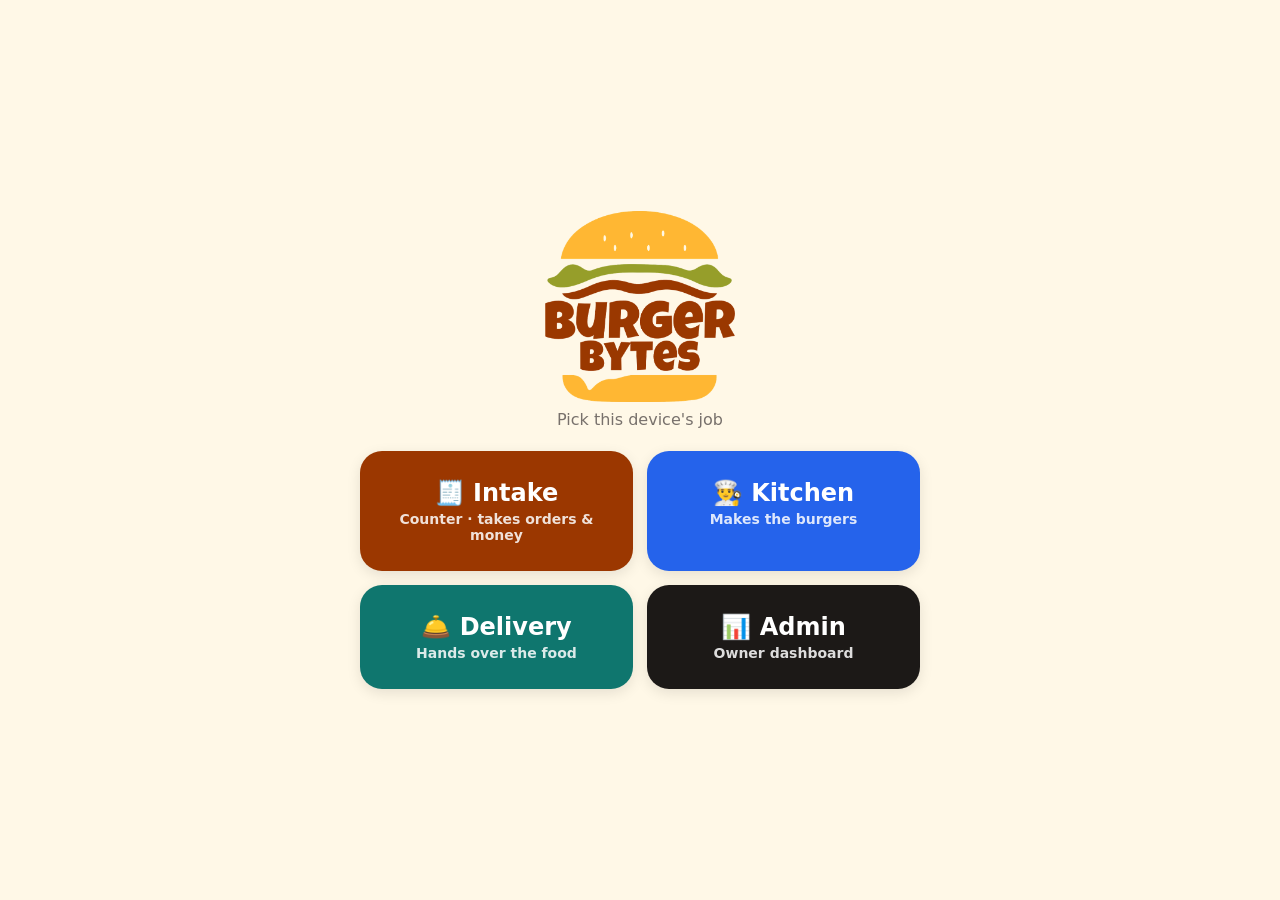
<file: index.html>
<!doctype html>
<html lang="en">
<head>
<meta charset="utf-8">
<meta name="app-version" content="20261127233444">
<script>
// Auto-update: if a newer version is on GitHub, reload it (address bar stays clean, e.g. just admin.html).
(function () {
  const mine = document.querySelector('meta[name=app-version]').content;
  const u0 = new URL(location.href);
  if (u0.searchParams.has('v')) { u0.searchParams.delete('v'); history.replaceState(null, '', u0.pathname + u0.search + u0.hash); }
  async function check() {
    try {
      const { v } = await (await fetch('version.json?t=' + Date.now(), { cache: 'no-store' })).json();
      if (!v || v === mine) return;
      if (sessionStorage.getItem('upd-tried') === v) return; // tried once already: never loop
      if (window.canReload && !window.canReload()) return setTimeout(check, 15000); // busy — try again shortly
      sessionStorage.setItem('upd-tried', v);
      const u = new URL(location.href); u.searchParams.set('v', v); location.replace(u.toString());
    } catch {}
  }
  check(); setInterval(check, 3 * 60 * 1000);
  document.addEventListener('visibilitychange', () => document.visibilityState === 'visible' && check());
})();
</script>
<meta name="viewport" content="width=device-width,initial-scale=1">
<meta name="theme-color" content="#fdb436">
<title>Burger Bytes</title>
<link rel="icon" href="favicon.ico" sizes="any">
<link rel="icon" type="image/png" sizes="32x32" href="favicon-32.png">
<link rel="apple-touch-icon" href="apple-touch-icon.png">
<link rel="manifest" href="manifest.json">
<style>
  body{margin:0;min-height:100vh;background:#fff8e7;font-family:system-ui,-apple-system,Segoe UI,Roboto,sans-serif;color:#1c1917;display:flex;align-items:center;justify-content:center}
  .wrap{width:100%;max-width:560px;padding:24px;text-align:center}
  img{width:190px}
  p{color:#78716c;margin:4px 0 22px}
  .grid{display:grid;grid-template-columns:1fr 1fr;gap:14px}
  a{display:block;text-decoration:none;color:#fff;border-radius:22px;padding:28px 12px;font-size:24px;font-weight:900;box-shadow:0 4px 14px #0000001a}
  a small{display:block;font-size:14px;font-weight:600;opacity:.85;margin-top:4px}
  .i{background:#9b3700}.k{background:#2563eb}.d{background:#0f766e}.a{background:#1c1917}
</style>
</head>
<body>
<div class="wrap">
  <img src="logo.png" alt="Burger Bytes">
  <p>Pick this device's job</p>
  <div class="grid">
    <a class="i" href="intake.html">🧾 Intake<small>Counter · takes orders & money</small></a>
    <a class="k" href="kitchen.html">👨‍🍳 Kitchen<small>Makes the burgers</small></a>
    <a class="d" href="delivery.html">🛎️ Delivery<small>Hands over the food</small></a>
    <a class="a" href="admin.html">📊 Admin<small>Owner dashboard</small></a>
  </div>
</div>
<script>
  // remove the old customer-ordering service worker from phones that used it
  if ('serviceWorker' in navigator) navigator.serviceWorker.getRegistrations().then((rs) => rs.forEach((r) => r.unregister())).catch(() => {});
</script>
</body>
</html>
</file>
